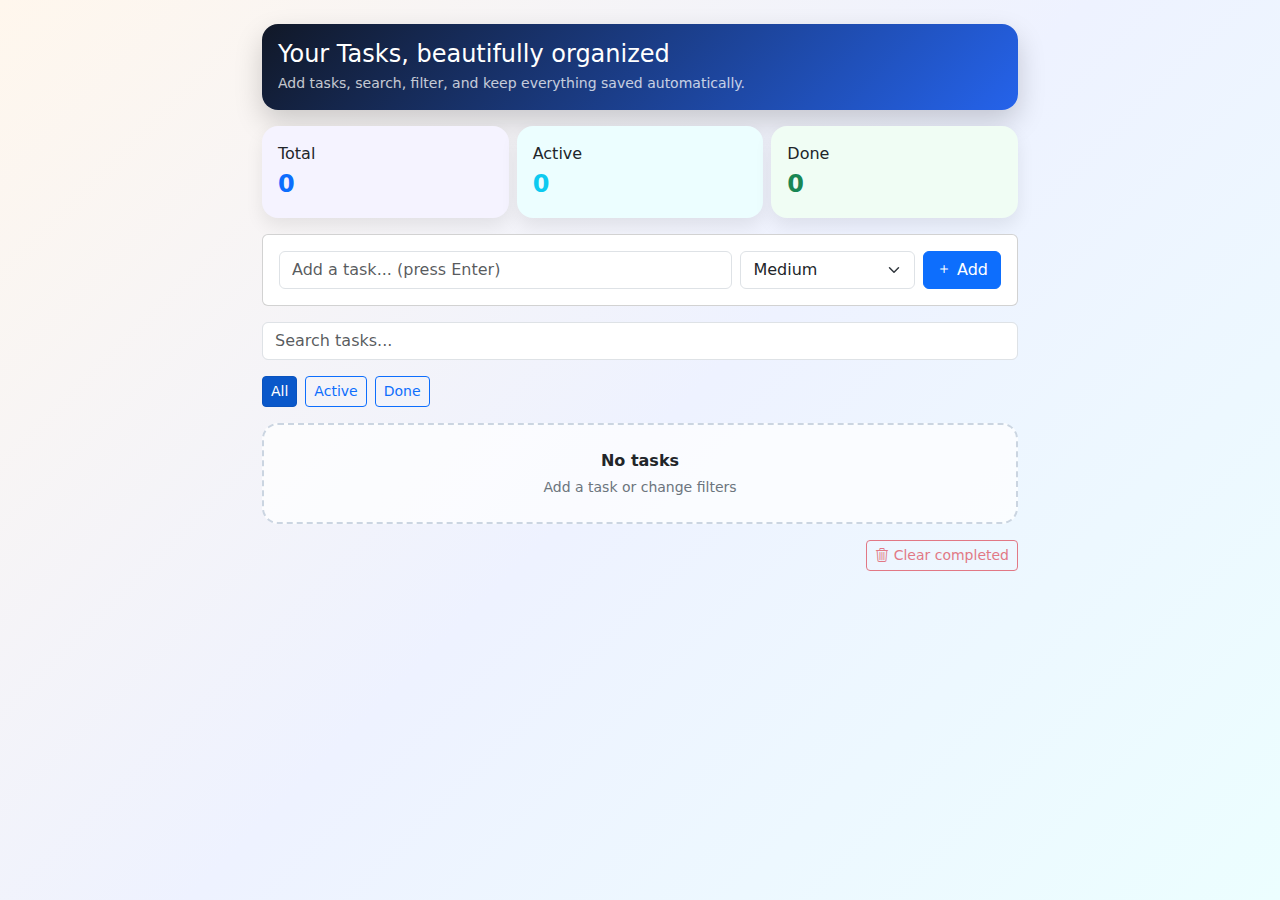
<file: int250-B1-02-E2-67130500033-Wongsewaris/index.html>
<!DOCTYPE html>
<html lang="en">
<head>
  <meta charset="UTF-8" />
  <meta name="viewport" content="width=device-width, initial-scale=1.0" />
  <title>To-Do List</title>

  <!-- Bootstrap 5 -->
  <link href="https://cdnjs.cloudflare.com/ajax/libs/bootstrap/5.3.2/css/bootstrap.min.css" rel="stylesheet" />
  <!-- Bootstrap Icons -->
  <link href="https://cdn.jsdelivr.net/npm/bootstrap-icons@1.11.3/font/bootstrap-icons.css" rel="stylesheet">

  <style>
    body{
      min-height: 100vh;
      background: linear-gradient(135deg, #fff7ed, #eef2ff, #ecfeff);
    }

    .app{ max-width: 780px; }

    .top-card{
      border: 0;
      border-radius: 16px;
      background: linear-gradient(135deg, #111827, #2563eb);
      color: white;
      box-shadow: 0 12px 28px rgba(0,0,0,.18);
    }

    .stat-card{
      border: 0;
      border-radius: 16px;
      box-shadow: 0 8px 18px rgba(0,0,0,.08);
    }
    .stat-total{ background: #f5f3ff; }
    .stat-active{ background: #ecfeff; }
    .stat-done{ background: #f0fdf4; }

    .task{
      border: 0;
      border-radius: 16px;
      box-shadow: 0 6px 14px rgba(0,0,0,.08);
      overflow: hidden;
    }

    .task-inner{ border-left: 6px solid transparent; }
    .task.high .task-inner{ border-left-color: #dc3545; }
    .task.medium .task-inner{ border-left-color: #ffc107; }
    .task.low .task-inner{ border-left-color: #198754; }

    .task.done{ opacity: .7; }
    .task.done .task-title{
      text-decoration: line-through;
      color: #6c757d;
    }

    .empty{
      border: 2px dashed #cbd5e1;
      background: rgba(255,255,255,.7);
      border-radius: 16px;
    }

    .btn i{ pointer-events: none; }
  </style>
</head>
<body>

<div class="container py-4 app">

  <!-- header -->
  <div class="card top-card mb-3">
    <div class="card-body">
      <h4 class="mb-1">Your Tasks, beautifully organized</h4>
      <div class="small opacity-75">Add tasks, search, filter, and keep everything saved automatically.</div>
    </div>
  </div>

  <!-- stats -->
  <div class="row g-2 mb-3">
    <div class="col-md-4">
      <div class="card stat-card stat-total">
        <div class="card-body">
          <div>Total</div>
          <div class="fs-4 fw-bold text-primary" id="totalStat">0</div>
        </div>
      </div>
    </div>
    <div class="col-md-4">
      <div class="card stat-card stat-active">
        <div class="card-body">
          <div>Active</div>
          <div class="fs-4 fw-bold text-info" id="activeStat">0</div>
        </div>
      </div>
    </div>
    <div class="col-md-4">
      <div class="card stat-card stat-done">
        <div class="card-body">
          <div>Done</div>
          <div class="fs-4 fw-bold text-success" id="doneStat">0</div>
        </div>
      </div>
    </div>
  </div>

  <!-- add -->
  <div class="card mb-3">
    <div class="card-body">
      <div class="row g-2">
        <div class="col">
          <input id="taskInput" class="form-control" placeholder="Add a task... (press Enter)">
        </div>
        <div class="col-md-3">
          <select id="prioritySelect" class="form-select">
            <option value="medium" selected>Medium</option>
            <option value="high">High</option>
            <option value="low">Low</option>
          </select>
        </div>
        <div class="col-md-auto">
          <button class="btn btn-primary w-100" id="addBtn">
            <i class="bi bi-plus"></i> Add
          </button>
        </div>
      </div>
    </div>
  </div>

  <!-- search -->
  <input id="searchInput" class="form-control mb-3" placeholder="Search tasks...">

  <!-- filter -->
  <div class="d-flex gap-2 mb-3">
    <button class="btn btn-primary btn-sm filter active" data-filter="all">All</button>
    <button class="btn btn-outline-primary btn-sm filter" data-filter="active">Active</button>
    <button class="btn btn-outline-primary btn-sm filter" data-filter="done">Done</button>
  </div>

  <!-- list -->
  <div id="taskList" class="d-flex flex-column gap-2"></div>

  <!-- footer -->
  <div class="d-flex justify-content-end mt-3">
    <button class="btn btn-outline-danger btn-sm" id="clearBtn" disabled>
      <i class="bi bi-trash3"></i> Clear completed
    </button>
  </div>
</div>

<!-- modal -->
<div class="modal fade" id="editModal" tabindex="-1" aria-hidden="true">
  <div class="modal-dialog modal-dialog-centered">
    <div class="modal-content">
      <div class="modal-header">
        <h5 class="modal-title">Edit Task</h5>
        <button class="btn-close" data-bs-dismiss="modal"></button>
      </div>
      <div class="modal-body">
        <label class="form-label small text-secondary">Title</label>
        <input id="editInput" class="form-control mb-3">

        <label class="form-label small text-secondary">Priority</label>
        <select id="editSelect" class="form-select">
          <option value="high">High</option>
          <option value="medium">Medium</option>
          <option value="low">Low</option>
        </select>
      </div>
      <div class="modal-footer">
        <button class="btn btn-light" data-bs-dismiss="modal">Cancel</button>
        <button class="btn btn-primary" id="saveBtn">
          <i class="bi bi-save"></i> Save
        </button>
      </div>
    </div>
  </div>
</div>

<script src="https://cdnjs.cloudflare.com/ajax/libs/bootstrap/5.3.2/js/bootstrap.bundle.min.js"></script>

<script>
  var tasks = [];
  var filter = "all";
  var editId = null;

  var taskInput = document.getElementById("taskInput");
  var prioritySelect = document.getElementById("prioritySelect");
  var addBtn = document.getElementById("addBtn");
  var searchInput = document.getElementById("searchInput");
  var taskList = document.getElementById("taskList");
  var clearBtn = document.getElementById("clearBtn");

  var totalStat = document.getElementById("totalStat");
  var activeStat = document.getElementById("activeStat");
  var doneStat = document.getElementById("doneStat");

  var filterBtns = document.querySelectorAll(".filter");

  var editModal = new bootstrap.Modal(document.getElementById("editModal"));
  var editInput = document.getElementById("editInput");
  var editSelect = document.getElementById("editSelect");
  var saveBtn = document.getElementById("saveBtn");

  function makeId(){
    return Date.now().toString(36) + Math.random().toString(36).slice(2,7);
  }

  function formatDate(ts){
    var d = new Date(ts);
    var months = ["Jan","Feb","Mar","Apr","May","Jun","Jul","Aug","Sep","Oct","Nov","Dec"];

    var month = months[d.getMonth()];
    var day   = d.getDate().toString().padStart(2,"0");
    var year  = d.getFullYear();

    var hour  = d.getHours();
    var min   = d.getMinutes().toString().padStart(2,"0");

    var ampm = hour >= 12 ? "PM" : "AM";
    hour = hour % 12;
    if(hour === 0) hour = 12;
    hour = hour.toString().padStart(2,"0");

    return month+" "+day+", "+year+", "+hour+":"+min+" "+ampm;
  }

  function badgeHtml(p){
    if (p === "high") return '<span class="badge bg-danger">HIGH</span>';
    if (p === "low") return '<span class="badge bg-success">LOW</span>';
    return '<span class="badge bg-warning text-dark">MED</span>';
  }

  function load(){
    tasks = JSON.parse(localStorage.getItem("tasks_datetime")) || [];
  }

  function save(){
    localStorage.setItem("tasks_datetime", JSON.stringify(tasks));
  }

  function render(){
    taskList.innerHTML = "";
    var text = searchInput.value.toLowerCase().trim();

    var visible = tasks
      .filter(function(t){
        if (filter === "active") return !t.done;
        if (filter === "done") return t.done;
        return true;
      })
      .filter(function(t){
        return t.title.toLowerCase().includes(text);
      });

    if (visible.length === 0){
      taskList.innerHTML =
        '<div class="p-4 text-center empty">' +
          '<div class="fw-semibold mb-1">No tasks</div>' +
          '<div class="small text-secondary">Add a task or change filters</div>' +
        '</div>';
    }

    visible.forEach(function(t){
      var div = document.createElement("div");
      div.className = "card task " + t.priority + (t.done ? " done" : "");
      div.dataset.id = t.id;

      div.innerHTML =
        '<div class="card-body task-inner d-flex gap-2 align-items-center">' +
          '<input class="form-check-input m-0" type="checkbox" ' + (t.done ? "checked" : "") + ' data-action="toggle">' +
          '<div class="flex-grow-1 overflow-hidden">' +
            '<div class="task-title fw-semibold text-truncate"></div>' +
            '<div class="small text-secondary task-time"></div>' +
          '</div>' +
          badgeHtml(t.priority) +
          '<button class="btn btn-sm btn-outline-secondary" data-action="edit">' +
            '<i class="bi bi-pencil"></i>' +
          '</button>' +
          '<button class="btn btn-sm btn-outline-danger" data-action="delete">' +
            '<i class="bi bi-trash"></i>' +
          '</button>' +
        '</div>';

      div.querySelector(".task-title").textContent = t.title;
      div.querySelector(".task-time").textContent = formatDate(t.createdAt);

      taskList.appendChild(div);
    });

    var total = tasks.length;
    var doneCount = tasks.filter(function(t){ return t.done; }).length;
    totalStat.textContent = total;
    doneStat.textContent = doneCount;
    activeStat.textContent = total - doneCount;
    clearBtn.disabled = (doneCount === 0);
  }

  function addTask(){
    var title = taskInput.value.trim();
    if (title === "") return;

    tasks.unshift({
      id: makeId(),
      title: title,
      priority: prioritySelect.value,
      done: false,
      createdAt: Date.now()
    });

    taskInput.value = "";
    prioritySelect.value = "medium";
    save();
    render();
  }

  function toggleTask(id){
    tasks.find(t=>t.id===id).done ^= true;
    save(); render();
  }

  function deleteTask(id){
    tasks = tasks.filter(t=>t.id!==id);
    save(); render();
  }

  function clearDone(){
    tasks = tasks.filter(t=>!t.done);
    save(); render();
  }

  function openEdit(id){
    var t = tasks.find(x=>x.id===id);
    editId = id;
    editInput.value = t.title;
    editSelect.value = t.priority;
    editModal.show();
  }

  function saveEdit(){
    var t = tasks.find(x=>x.id===editId);
    t.title = editInput.value;
    t.priority = editSelect.value;
    save(); render();
    editModal.hide();
  }

  addBtn.onclick = addTask;
  taskInput.onkeydown = e=>{ if(e.key==="Enter") addTask(); };
  searchInput.oninput = render;
  clearBtn.onclick = clearDone;
  saveBtn.onclick = saveEdit;

  for(var i=0;i<filterBtns.length;i++){
    filterBtns[i].onclick = function(){
      filter = this.dataset.filter;
      filterBtns.forEach(b=>{
        b.classList.remove("btn-primary","active");
        b.classList.add("btn-outline-primary");
      });
      this.classList.add("btn-primary","active");
      this.classList.remove("btn-outline-primary");
      render();
    }
  }

  taskList.onclick = function(e){
    var row = e.target.closest(".task");
    if(!row) return;
    var id = row.dataset.id;
    var act = e.target.closest("[data-action]");
    if(!act) return;

    if(act.dataset.action==="toggle") toggleTask(id);
    if(act.dataset.action==="delete") deleteTask(id);
    if(act.dataset.action==="edit") openEdit(id);
  };

  load();
  render();
</script>
</body>
</html>
</file>
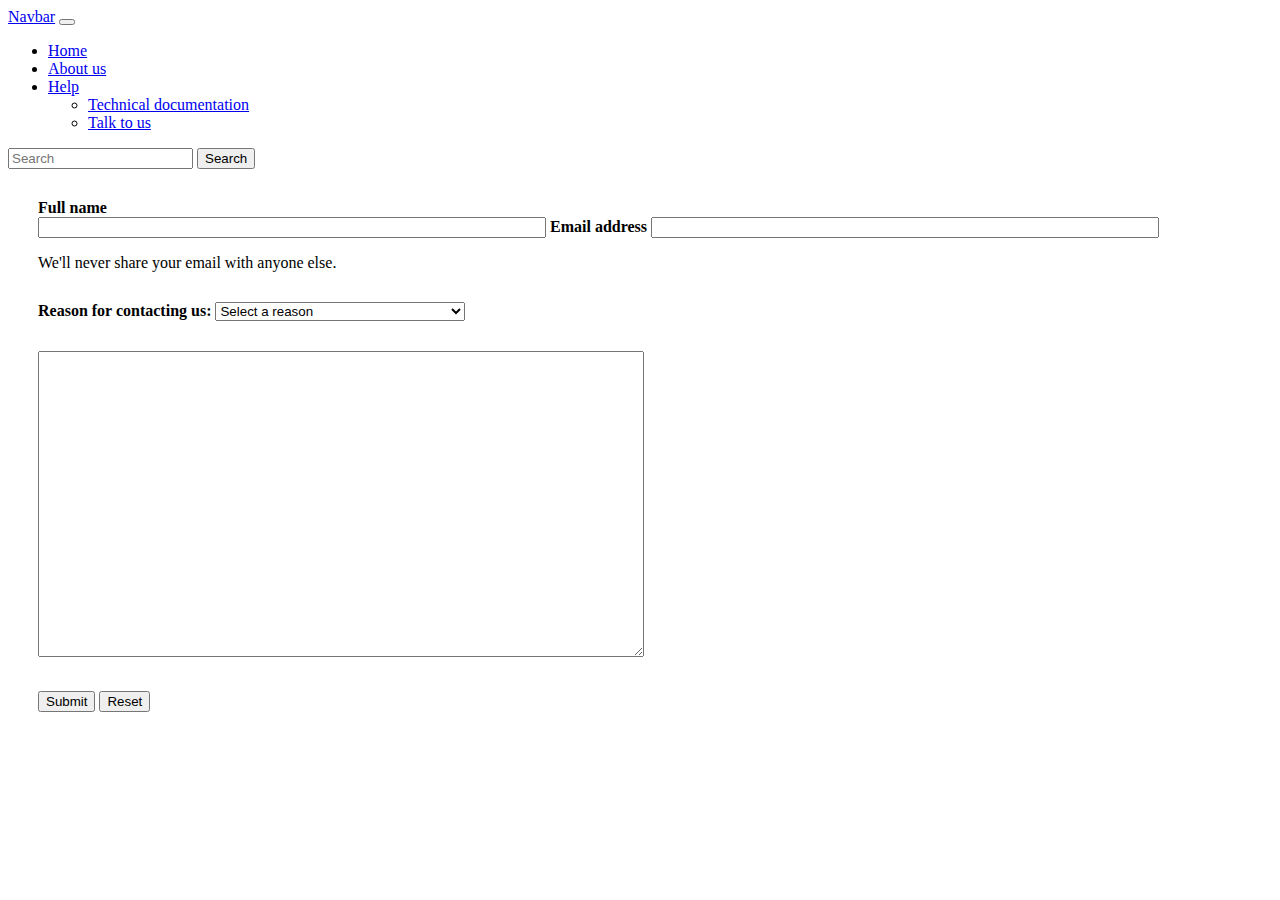
<file: int250-B1-02-L2-67130500033-Wongsewaris/customer-form.html>
<!DOCTYPE html>
<html lang="en">
<head>
    <meta charset="UTF-8">
    <meta name="viewport" content="width=device-width, initial-scale=1.0">
    <title>Document</title>
    <link href="https://cdn.jsdelivr.net/npm/bootstrap@5.3.8/dist/css/bootstrap.min.css" 
          rel="stylesheet"
          integrity="sha384-sRIl4kxILFvY47J16cr9ZwB07vP4J8+LH7qKQnuqkuIAvNWLzeN8tE5YBujZqJLB"
          crossorigin="anonymous">
</head>
<body>
    <nav class="navbar navbar-expand-lg bg-body-tertiary">
        <div class="container-fluid">
          <a class="navbar-brand" href="#">Navbar</a>
          <button class="navbar-toggler" type="button" data-bs-toggle="collapse" data-bs-target="#navbarSupportedContent" aria-controls="navbarSupportedContent" aria-expanded="false" aria-label="Toggle navigation">
            <span class="navbar-toggler-icon"></span>
          </button>
          <div class="collapse navbar-collapse" id="navbarSupportedContent">
            <ul class="navbar-nav me-auto mb-2 mb-lg-0">
              <li class="nav-item">
                <a class="nav-link active" aria-current="page" href="#">Home</a>
              </li>
              <li class="nav-item">
                <a class="nav-link" href="#">About us</a>
              </li>
              <li class="nav-item dropdown">
                <a class="nav-link dropdown-toggle" href="#" role="button" data-bs-toggle="dropdown" aria-expanded="false">
                  Help
                </a>
                <ul class="dropdown-menu">
                  <li><a class="dropdown-item" href="#">Technical documentation</a></li>
                  <li><a class="dropdown-item" href="#">Talk to us</a></li>
                </ul>
              </li>
            </ul>
            <form class="d-flex" role="info">
              <input class="form-control me-2" type="search" placeholder="Search" aria-label="Search"/>
              <button class="btn btn-outline-success" type="submit">Search</button>
            </form>
          </div>
        </div>
      </nav>
      <form>
        <div class="mb-3" style="margin: 30px;">
            <label><b>Full name</b></label><br>
            <input type="text" class="form-control" style="width: 500px;">
            <label><b>Email address</b></label>
            <input type="email" class="form-control" style="width: 500px;">
            <p class="form-text text-muted">We'll never share your email with anyone else.</p>
        </div>
        <div class="mb-3" style="margin: 30px;">
            <label><b>Reason for contacting us:</b></label>
        
            <select class="form-select d-inline-block ms-3" style="width: 250px;">
                <option selected>Select a reason</option>
                <option value="billing">Billing</option>
                <option value="technical">Technical Support</option>
                <option value="feedback">Complaints and Feedback</option>
            </select>
        </div>
        <div class="mb-3" style="margin: 30px;">
            <textarea class="form-control" rows="4" style="height: 300px; width: 600px;"></textarea>
        </div>
        <div class="mb-3" style="margin: 30px;">
            <button type="submit" class="btn btn-primary">Submit</button>
            <button type="reset" class="btn btn-secondary">Reset</button>
        </div>
      </form>
    <script src="https://cdn.jsdelivr.net/npm/bootstrap@5.3.8/dist/js/bootstrap.bundle.min.js"
            integrity="sha384-FKyoEForCGlyvwx9Hj09JcYn3nv7wiPVlz7YYwJrWVcXK/BmnVDxM+D2scQbITxI"
            crossorigin="anonymous"></script>
</body>
</html>
</file>
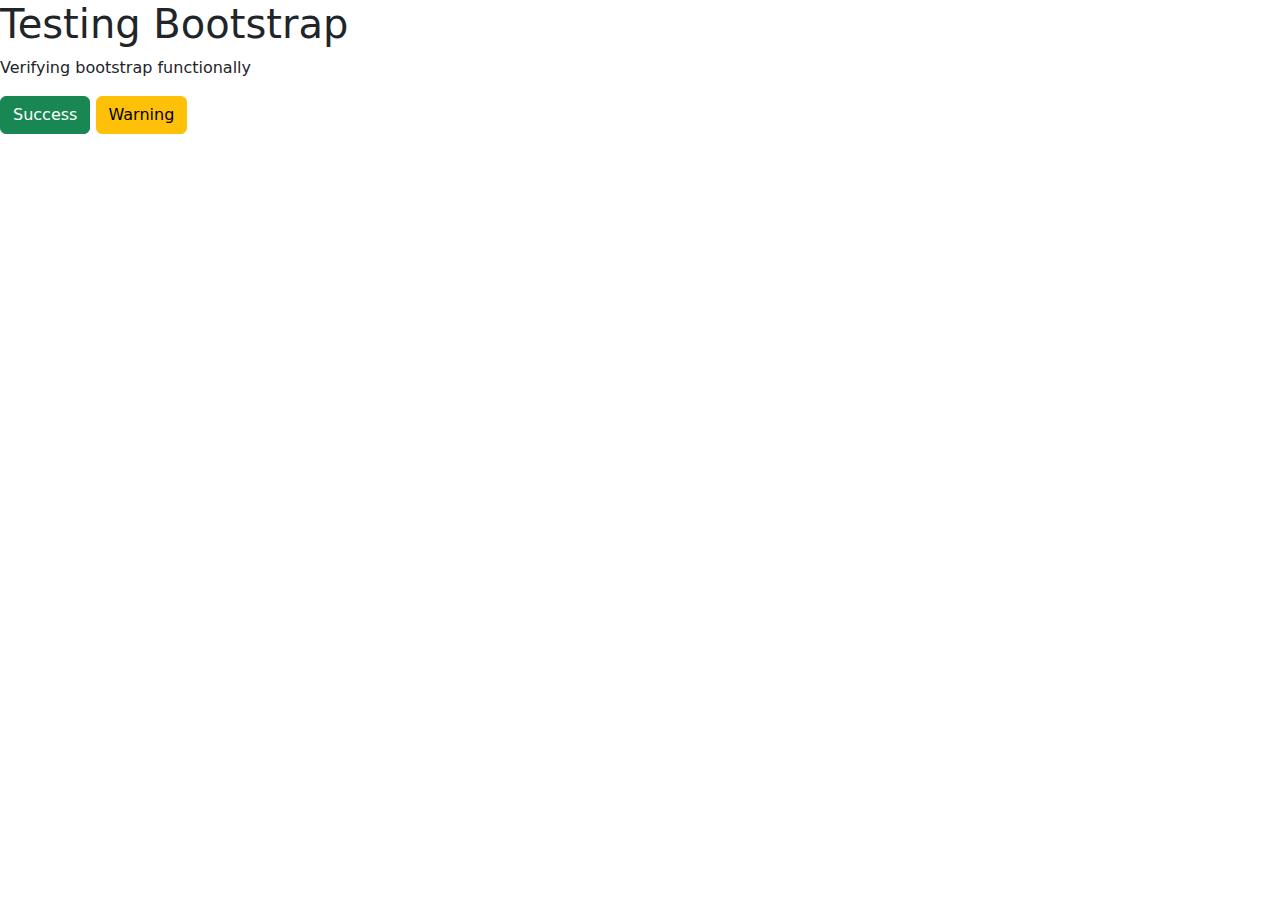
<file: int250-B1-02-L2-67130500033-Wongsewaris/bootstrap-project/bootstrap-test.html>
<!DOCTYPE html>
<html lang="en">
<head>
    <meta charset="UTF-8">
    <meta name="viewport" content="width=device-width, initial-scale=1.0">
    <title>Bootstrap Test</title>
    <!-- Example <link> tag with the path -->
    <link rel="stylesheet" href="css/bootstrap.min.css">

    <!-- Example <script> tag with the path -->
    <script src="js/bootstrap.min.js"></script>
    <script src="js/bootstrap.bundle.min.js"></script>
</head>
<body>
    <h1>Testing Bootstrap</h1>
    <p>Verifying bootstrap functionally</p>
    <button type="button" class="btn btn-success">Success</button>
    <button type="button" class="btn btn-warning">Warning</button>
</body>
</html>
</file>
